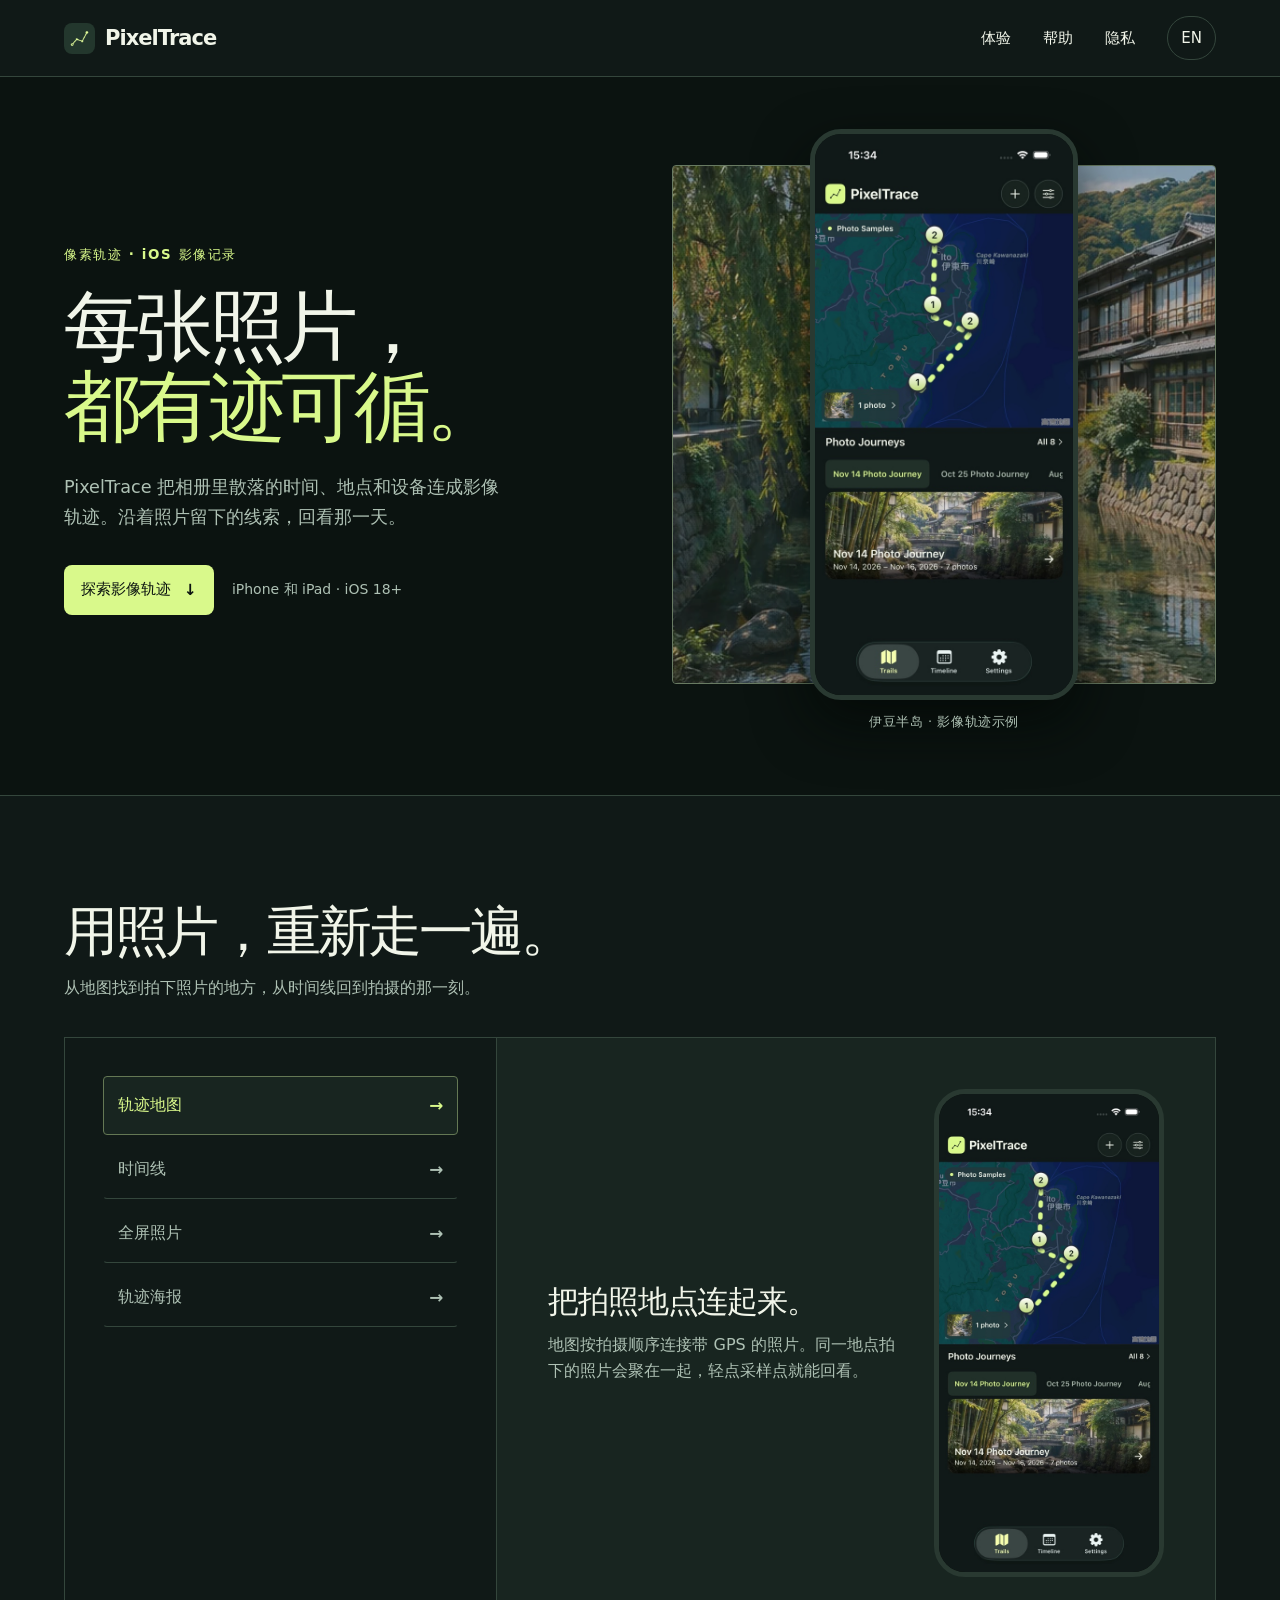
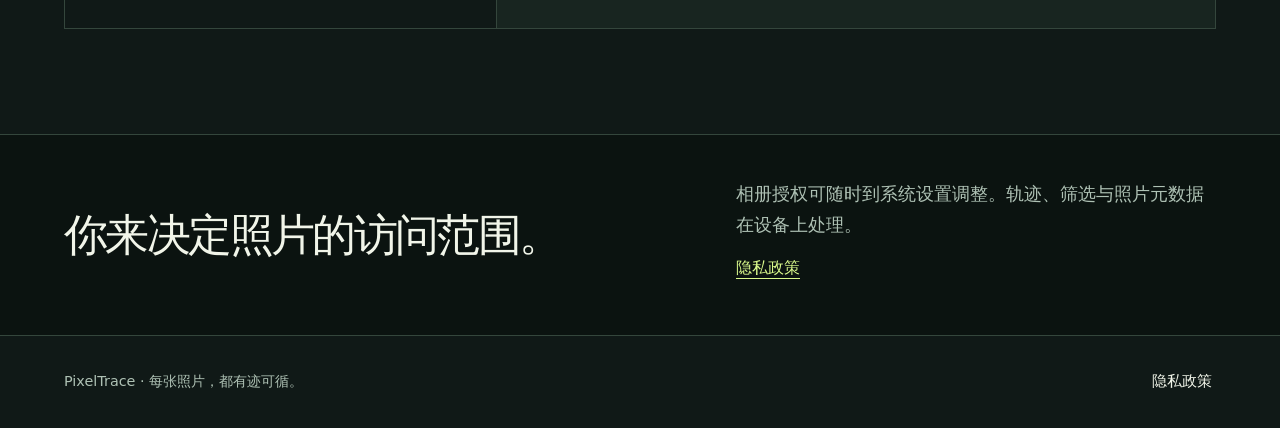
<file: index.html>
<!doctype html>
<html lang="zh-Hans">
<head>
  <meta charset="utf-8">
  <meta name="viewport" content="width=device-width, initial-scale=1">
  <meta name="theme-color" content="#101917">
  <meta name="description" content="PixelTrace 读取授权照片的拍摄时间、地点和设备信息，生成可浏览、筛选和分享的影像轨迹。">
  <meta property="og:type" content="website">
  <meta property="og:title" content="PixelTrace · 像素轨迹">
  <meta property="og:description" content="PixelTrace 读取授权照片的拍摄时间、地点和设备信息，生成可浏览、筛选和分享的影像轨迹。">
  <title>PixelTrace · 像素轨迹</title>
  <link rel="icon" href="assets/pixeltrace-mark.png" type="image/png">
  <link rel="alternate" href="en.html" hreflang="en">
  <link rel="stylesheet" href="styles.css">
  <script src="experience.js" defer></script>
</head>
<body>
  <a class="skip cta" href="#content">跳至正文</a>
  <header class="site-header">
    <div class="shell site-header__inner">
      <a class="brand" href="index.html"><img src="assets/pixeltrace-mark.png" width="31" height="31" alt="">PixelTrace</a>
      <nav class="site-nav" aria-label="主导航">
        <a href="#experience">体验</a>
        <a href="help.html">帮助</a>
        <a href="privacy.html">隐私</a>
        <a class="language" href="en.html" hreflang="en" lang="en">EN</a>
      </nav>
    </div>
  </header>
  <main id="content">
    <section class="hero">
      <div class="shell hero__inner">
        <div>
          <div class="eyebrow">像素轨迹 · iOS 影像记录</div>
          <h1><span>每张照片，</span><span>都有迹可循。</span></h1>
          <p class="hero__intro">PixelTrace 把相册里散落的时间、地点和设备连成影像轨迹。沿着照片留下的线索，回看那一天。</p>
          <div class="hero__actions">
            <a class="cta" href="#experience">探索影像轨迹 <span aria-hidden="true">↓</span></a>
            <span class="hero__compat">iPhone 和 iPad · iOS 18+</span>
          </div>
        </div>
        <figure class="hero__visual">
          <div class="hero__scene" aria-hidden="true"><img src="assets/izu-river.webp" width="500" height="500" alt=""></div>
          <div class="device hero__phone"><img src="assets/trails.jpg" width="552" height="1200" fetchpriority="high" alt="PixelTrace iPhone 界面，展示伊豆半岛的照片采样点和影像轨迹"></div>
          <figcaption>伊豆半岛 · 影像轨迹示例</figcaption>
        </figure>
      </div>
    </section>
    <section id="experience" class="experience">
      <div class="shell">
        <div class="experience__heading">
          <h2>用照片，重新走一遍。</h2>
          <p>从地图找到拍下照片的地方，从时间线回到拍摄的那一刻。</p>
        </div>
        <div class="experience__body">
          <div class="feature-tabs" role="tablist" aria-label="产品体验" data-feature-tabs hidden>
            <button id="tab-trails" type="button" role="tab" aria-controls="panel-trails"><span>轨迹地图</span><span aria-hidden="true">→</span></button>
            <button id="tab-timeline" type="button" role="tab" aria-controls="panel-timeline"><span>时间线</span><span aria-hidden="true">→</span></button>
            <button id="tab-photo" type="button" role="tab" aria-controls="panel-photo"><span>全屏照片</span><span aria-hidden="true">→</span></button>
            <button id="tab-poster" type="button" role="tab" aria-controls="panel-poster"><span>轨迹海报</span><span aria-hidden="true">→</span></button>
          </div>
          <div class="feature-panels">
            <section class="feature-panel" role="tabpanel" id="panel-trails" aria-labelledby="tab-trails" tabindex="0">
              <div><h3>把拍照地点连起来。</h3><p>地图按拍摄顺序连接带 GPS 的照片。同一地点拍下的照片会聚在一起，轻点采样点就能回看。</p></div>
              <div class="device"><img src="assets/trails.jpg" width="552" height="1200" loading="lazy" alt="轨迹地图和旅程卡片"></div>
            </section>
            <section class="feature-panel" role="tabpanel" id="panel-timeline" aria-labelledby="tab-timeline" tabindex="0">
              <div><h3>从任何一天找起。</h3><p>按日、月或旅程浏览照片，再用拍摄时间、设备、地点与 GPS 条件缩小范围。</p></div>
              <div class="device"><img src="assets/timeline.jpg" width="552" height="1200" loading="lazy" alt="按日期分组的照片时间线"></div>
            </section>
            <section class="feature-panel" role="tabpanel" id="panel-photo" aria-labelledby="tab-photo" tabindex="0">
              <div><h3>看见一张照片的细节。</h3><p>全屏翻阅与缩放照片。向上滑动查看拍摄时间、相机参数和地点小地图。</p></div>
              <div class="device"><img src="assets/photo.jpg" width="552" height="1200" loading="lazy" alt="全屏照片及拍摄设备和坐标信息"></div>
            </section>
            <section class="feature-panel" role="tabpanel" id="panel-poster" aria-labelledby="tab-poster" tabindex="0">
              <div><h3>把这段旅程带走。</h3><p>在三款海报中选择一种，把影像轨迹、照片数量和拍摄设备导出成 1080 × 1440 PNG。</p></div>
              <div class="device"><img src="assets/poster.jpg" width="552" height="1200" loading="lazy" alt="夜色坐标海报预览与 PNG 分享按钮"></div>
            </section>
          </div>
        </div>
      </div>
    </section>
    <section class="privacy-strip">
      <div class="shell privacy-strip__inner">
        <h2>你来决定照片的访问范围。</h2>
        <div><p>相册授权可随时到系统设置调整。轨迹、筛选与照片元数据在设备上处理。</p><a href="privacy.html">隐私政策</a></div>
      </div>
    </section>
  </main>
  <footer class="footer">
    <div class="shell footer__inner"><p>PixelTrace · 每张照片，都有迹可循。</p><a href="privacy.html">隐私政策</a></div>
  </footer>
</body>
</html>
</file>
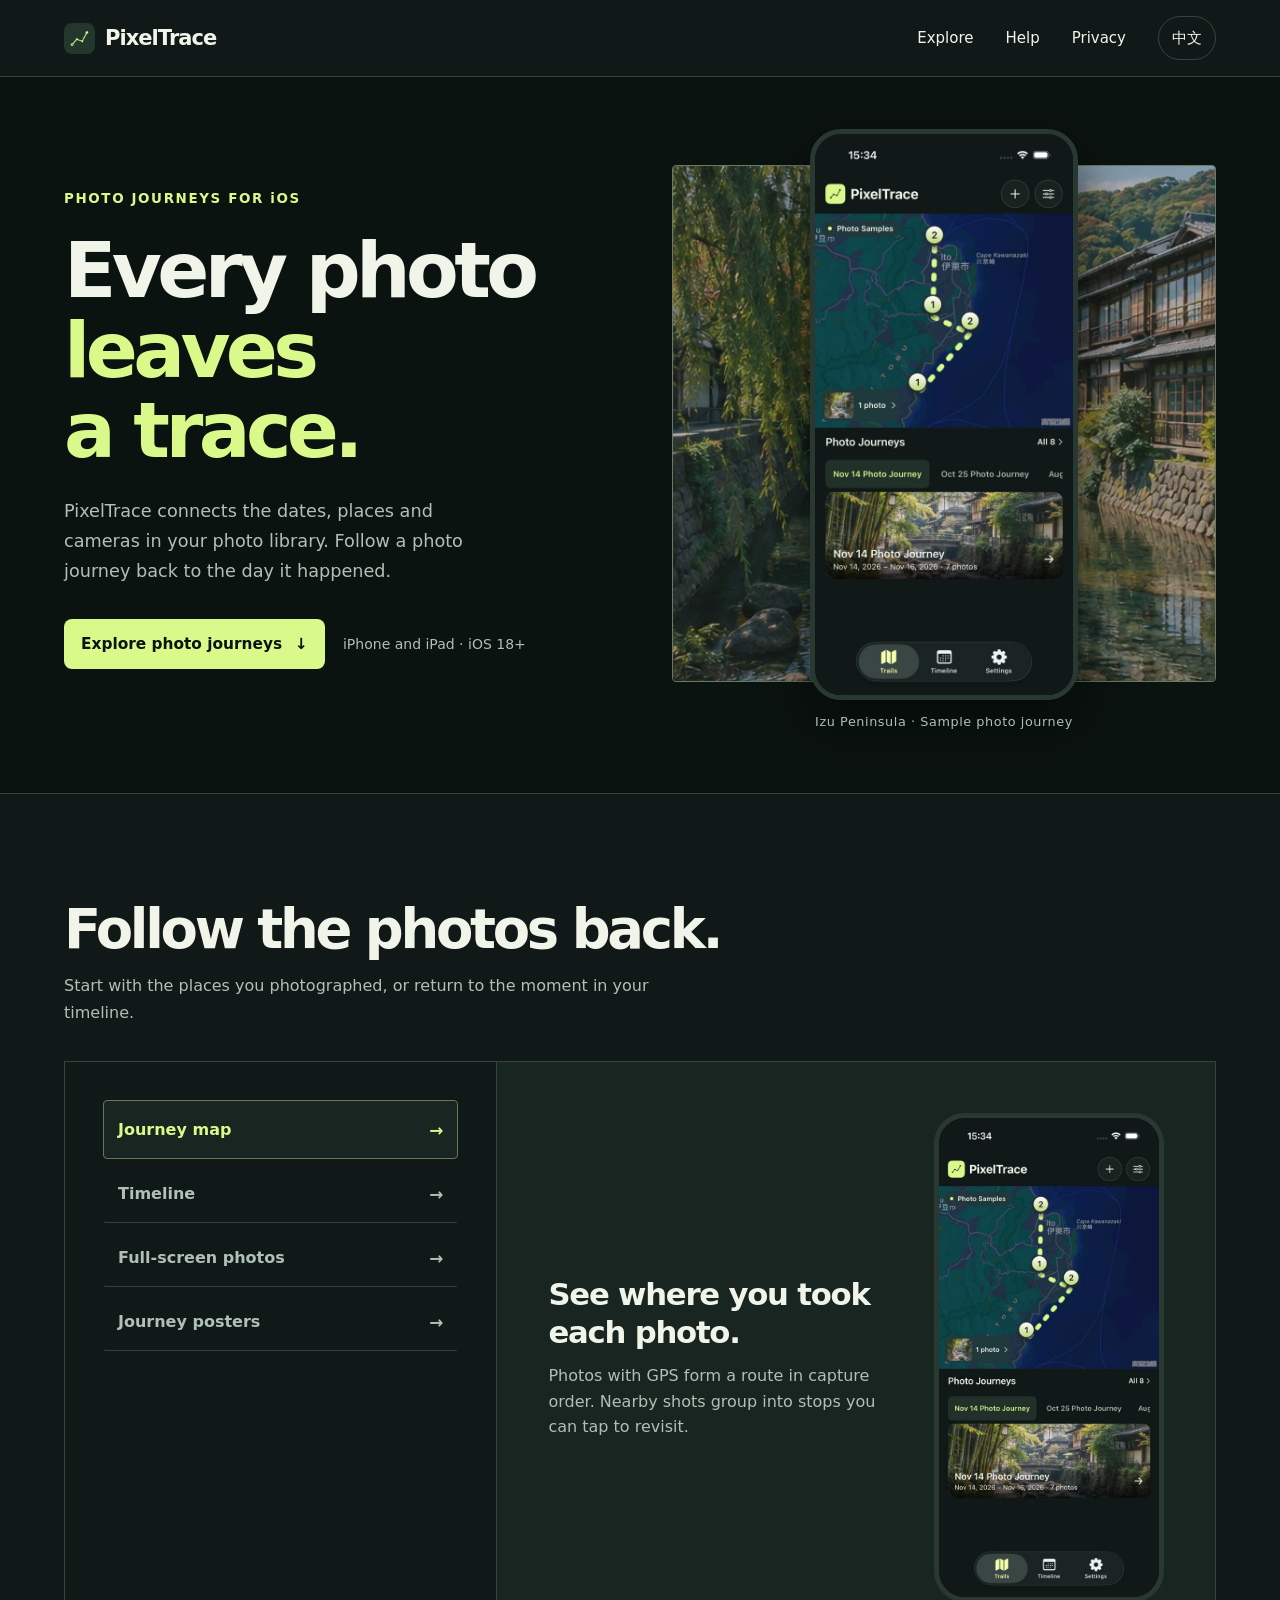
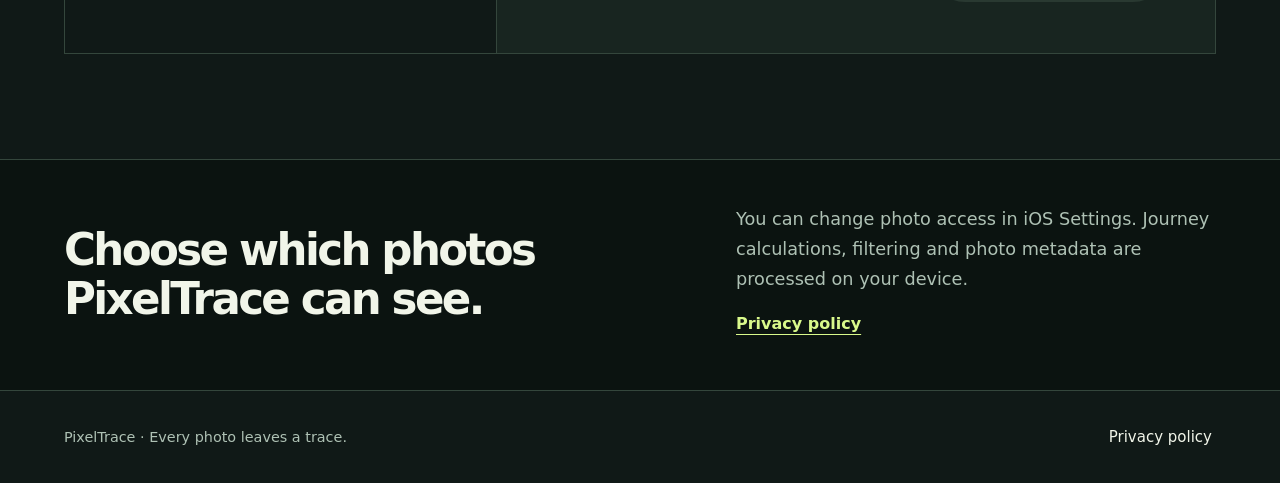
<file: en.html>
<!doctype html>
<html lang="en">
<head>
  <meta charset="utf-8">
  <meta name="viewport" content="width=device-width, initial-scale=1">
  <meta name="theme-color" content="#101917">
  <meta name="description" content="PixelTrace turns capture dates, locations and camera information from your authorized photos into journeys you can browse, filter and share.">
  <meta property="og:type" content="website">
  <meta property="og:title" content="PixelTrace · Photo journeys for iOS">
  <meta property="og:description" content="PixelTrace turns capture dates, locations and camera information from your authorized photos into journeys you can browse, filter and share.">
  <title>PixelTrace · Photo journeys for iOS</title>
  <link rel="icon" href="assets/pixeltrace-mark.png" type="image/png">
  <link rel="alternate" href="index.html" hreflang="zh-Hans">
  <link rel="stylesheet" href="styles.css">
  <script src="experience.js" defer></script>
</head>
<body>
  <a class="skip cta" href="#content">Skip to content</a>
  <header class="site-header">
    <div class="shell site-header__inner">
      <a class="brand" href="en.html"><img src="assets/pixeltrace-mark.png" width="31" height="31" alt="">PixelTrace</a>
      <nav class="site-nav" aria-label="Main navigation">
        <a href="#experience">Explore</a>
        <a href="help.html#en">Help</a>
        <a href="privacy.html#en">Privacy</a>
        <a class="language" href="index.html" hreflang="zh-Hans" lang="zh-Hans">中文</a>
      </nav>
    </div>
  </header>
  <main id="content">
    <section class="hero">
      <div class="shell hero__inner">
        <div>
          <div class="eyebrow">PHOTO JOURNEYS FOR iOS</div>
          <h1><span>Every photo</span><span>leaves a trace.</span></h1>
          <p class="hero__intro">PixelTrace connects the dates, places and cameras in your photo library. Follow a photo journey back to the day it happened.</p>
          <div class="hero__actions">
            <a class="cta" href="#experience">Explore photo journeys <span aria-hidden="true">↓</span></a>
            <span class="hero__compat">iPhone and iPad · iOS 18+</span>
          </div>
        </div>
        <figure class="hero__visual">
          <div class="hero__scene" aria-hidden="true"><img src="assets/izu-river.webp" width="500" height="500" alt=""></div>
          <div class="device hero__phone"><img src="assets/trails.jpg" width="552" height="1200" fetchpriority="high" alt="PixelTrace on iPhone, showing photo stops and a journey on the Izu Peninsula"></div>
          <figcaption>Izu Peninsula · Sample photo journey</figcaption>
        </figure>
      </div>
    </section>
    <section id="experience" class="experience">
      <div class="shell">
        <div class="experience__heading">
          <h2>Follow the photos back.</h2>
          <p>Start with the places you photographed, or return to the moment in your timeline.</p>
        </div>
        <div class="experience__body">
          <div class="feature-tabs" role="tablist" aria-label="Product features" data-feature-tabs hidden>
            <button id="tab-trails" type="button" role="tab" aria-controls="panel-trails"><span>Journey map</span><span aria-hidden="true">→</span></button>
            <button id="tab-timeline" type="button" role="tab" aria-controls="panel-timeline"><span>Timeline</span><span aria-hidden="true">→</span></button>
            <button id="tab-photo" type="button" role="tab" aria-controls="panel-photo"><span>Full-screen photos</span><span aria-hidden="true">→</span></button>
            <button id="tab-poster" type="button" role="tab" aria-controls="panel-poster"><span>Journey posters</span><span aria-hidden="true">→</span></button>
          </div>
          <div class="feature-panels">
            <section class="feature-panel" role="tabpanel" id="panel-trails" aria-labelledby="tab-trails" tabindex="0">
              <div><h3>See where you took each photo.</h3><p>Photos with GPS form a route in capture order. Nearby shots group into stops you can tap to revisit.</p></div>
              <div class="device"><img src="assets/trails.jpg" width="552" height="1200" loading="lazy" alt="Journey map with photo stops and a journey card"></div>
            </section>
            <section class="feature-panel" role="tabpanel" id="panel-timeline" aria-labelledby="tab-timeline" tabindex="0">
              <div><h3>Start with a day you remember.</h3><p>Browse by day, month or journey, then narrow the view by date, camera, area or GPS availability.</p></div>
              <div class="device"><img src="assets/timeline.jpg" width="552" height="1200" loading="lazy" alt="Photo timeline grouped by capture date"></div>
            </section>
            <section class="feature-panel" role="tabpanel" id="panel-photo" aria-labelledby="tab-photo" tabindex="0">
              <div><h3>Look closer at a photo.</h3><p>Swipe or zoom in full screen. Swipe up for the capture date, camera settings and a map of where you took it.</p></div>
              <div class="device"><img src="assets/photo.jpg" width="552" height="1200" loading="lazy" alt="Full-screen photograph with camera and GPS information"></div>
            </section>
            <section class="feature-panel" role="tabpanel" id="panel-poster" aria-labelledby="tab-poster" tabindex="0">
              <div><h3>Take the journey with you.</h3><p>Choose from three posters and export the route, photo count and camera information as a 1080 × 1440 PNG.</p></div>
              <div class="device"><img src="assets/poster.jpg" width="552" height="1200" loading="lazy" alt="Night Coordinates poster preview and PNG share button"></div>
            </section>
          </div>
        </div>
      </div>
    </section>
    <section class="privacy-strip">
      <div class="shell privacy-strip__inner">
        <h2>Choose which photos PixelTrace can see.</h2>
        <div><p>You can change photo access in iOS Settings. Journey calculations, filtering and photo metadata are processed on your device.</p><a href="privacy.html#en">Privacy policy</a></div>
      </div>
    </section>
  </main>
  <footer class="footer">
    <div class="shell footer__inner"><p>PixelTrace · Every photo leaves a trace.</p><a href="privacy.html#en">Privacy policy</a></div>
  </footer>
</body>
</html>
</file>
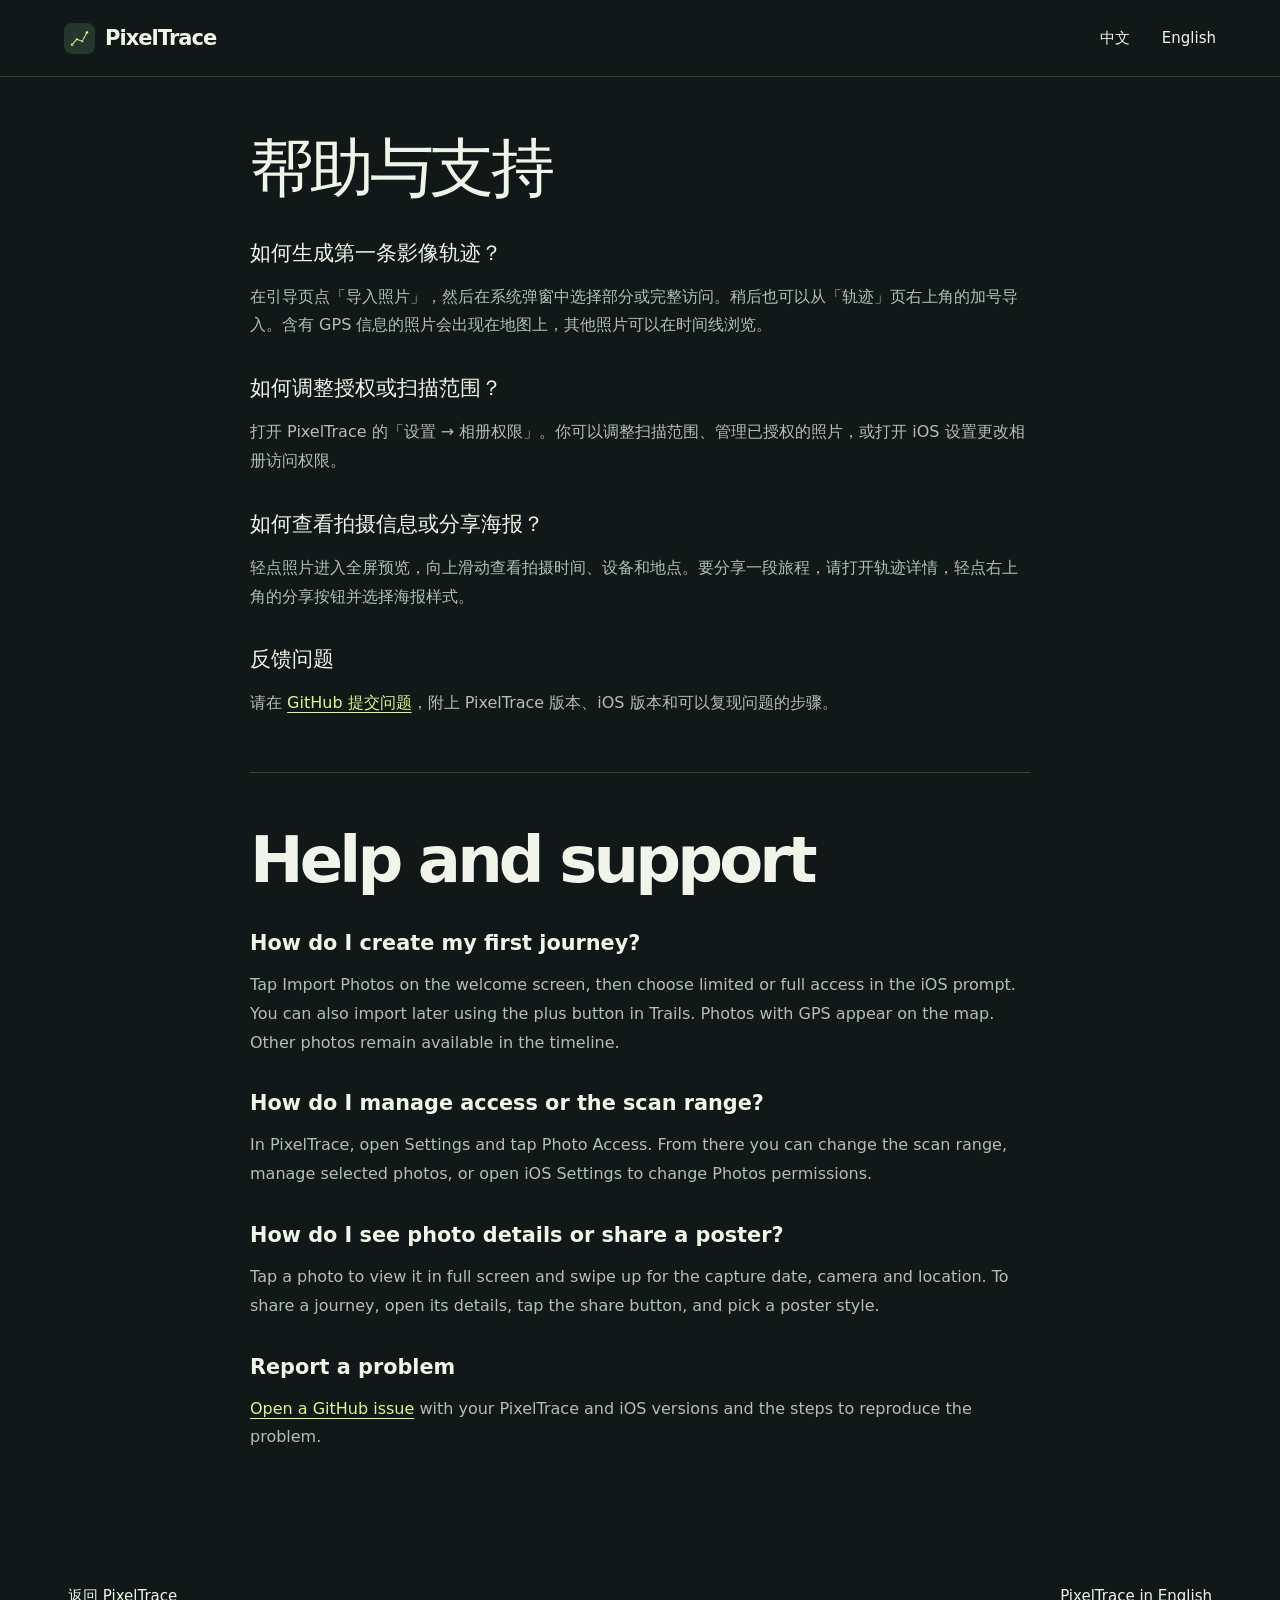
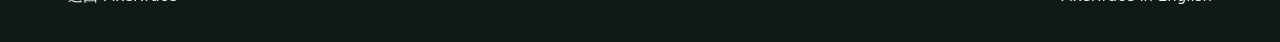
<file: help.html>
<!doctype html>
<html lang="zh-Hans">
<head>
  <meta charset="utf-8">
  <meta name="viewport" content="width=device-width, initial-scale=1">
  <meta name="theme-color" content="#101917">
  <meta name="description" content="了解如何管理相册权限、生成影像轨迹、分享海报和反馈 PixelTrace 问题。">
  <title>帮助与支持 · PixelTrace</title>
  <link rel="icon" href="assets/pixeltrace-mark.png" type="image/png">
  <link rel="stylesheet" href="styles.css">
</head>
<body>
  <a class="skip cta" href="#content">跳至正文</a>
  <header class="site-header">
    <div class="shell site-header__inner">
      <a class="brand" href="index.html"><img src="assets/pixeltrace-mark.png" width="31" height="31" alt="">PixelTrace</a>
      <nav class="site-nav" aria-label="帮助页语言">
        <a href="#zh" lang="zh-Hans">中文</a>
        <a href="#en" lang="en">English</a>
      </nav>
    </div>
  </header>
  <main id="content" class="shell policy">
    <article id="zh" lang="zh-Hans">
      <h1>帮助与支持</h1>
      <h2>如何生成第一条影像轨迹？</h2>
      <p>在引导页点「导入照片」，然后在系统弹窗中选择部分或完整访问。稍后也可以从「轨迹」页右上角的加号导入。含有 GPS 信息的照片会出现在地图上，其他照片可以在时间线浏览。</p>
      <h2>如何调整授权或扫描范围？</h2>
      <p>打开 PixelTrace 的「设置 → 相册权限」。你可以调整扫描范围、管理已授权的照片，或打开 iOS 设置更改相册访问权限。</p>
      <h2>如何查看拍摄信息或分享海报？</h2>
      <p>轻点照片进入全屏预览，向上滑动查看拍摄时间、设备和地点。要分享一段旅程，请打开轨迹详情，轻点右上角的分享按钮并选择海报样式。</p>
      <h2>反馈问题</h2>
      <p>请在 <a href="https://github.com/MicroSpotlight/PixelTrace-WebSite/issues/new">GitHub 提交问题</a>，附上 PixelTrace 版本、iOS 版本和可以复现问题的步骤。</p>
    </article>
    <article id="en" lang="en">
      <h1>Help and support</h1>
      <h2>How do I create my first journey?</h2>
      <p>Tap Import Photos on the welcome screen, then choose limited or full access in the iOS prompt. You can also import later using the plus button in Trails. Photos with GPS appear on the map. Other photos remain available in the timeline.</p>
      <h2>How do I manage access or the scan range?</h2>
      <p>In PixelTrace, open Settings and tap Photo Access. From there you can change the scan range, manage selected photos, or open iOS Settings to change Photos permissions.</p>
      <h2>How do I see photo details or share a poster?</h2>
      <p>Tap a photo to view it in full screen and swipe up for the capture date, camera and location. To share a journey, open its details, tap the share button, and pick a poster style.</p>
      <h2>Report a problem</h2>
      <p><a href="https://github.com/MicroSpotlight/PixelTrace-WebSite/issues/new">Open a GitHub issue</a> with your PixelTrace and iOS versions and the steps to reproduce the problem.</p>
    </article>
  </main>
  <footer class="footer"><div class="shell footer__inner"><a href="index.html">返回 PixelTrace</a><a lang="en" href="en.html">PixelTrace in English</a></div></footer>
</body>
</html>
</file>
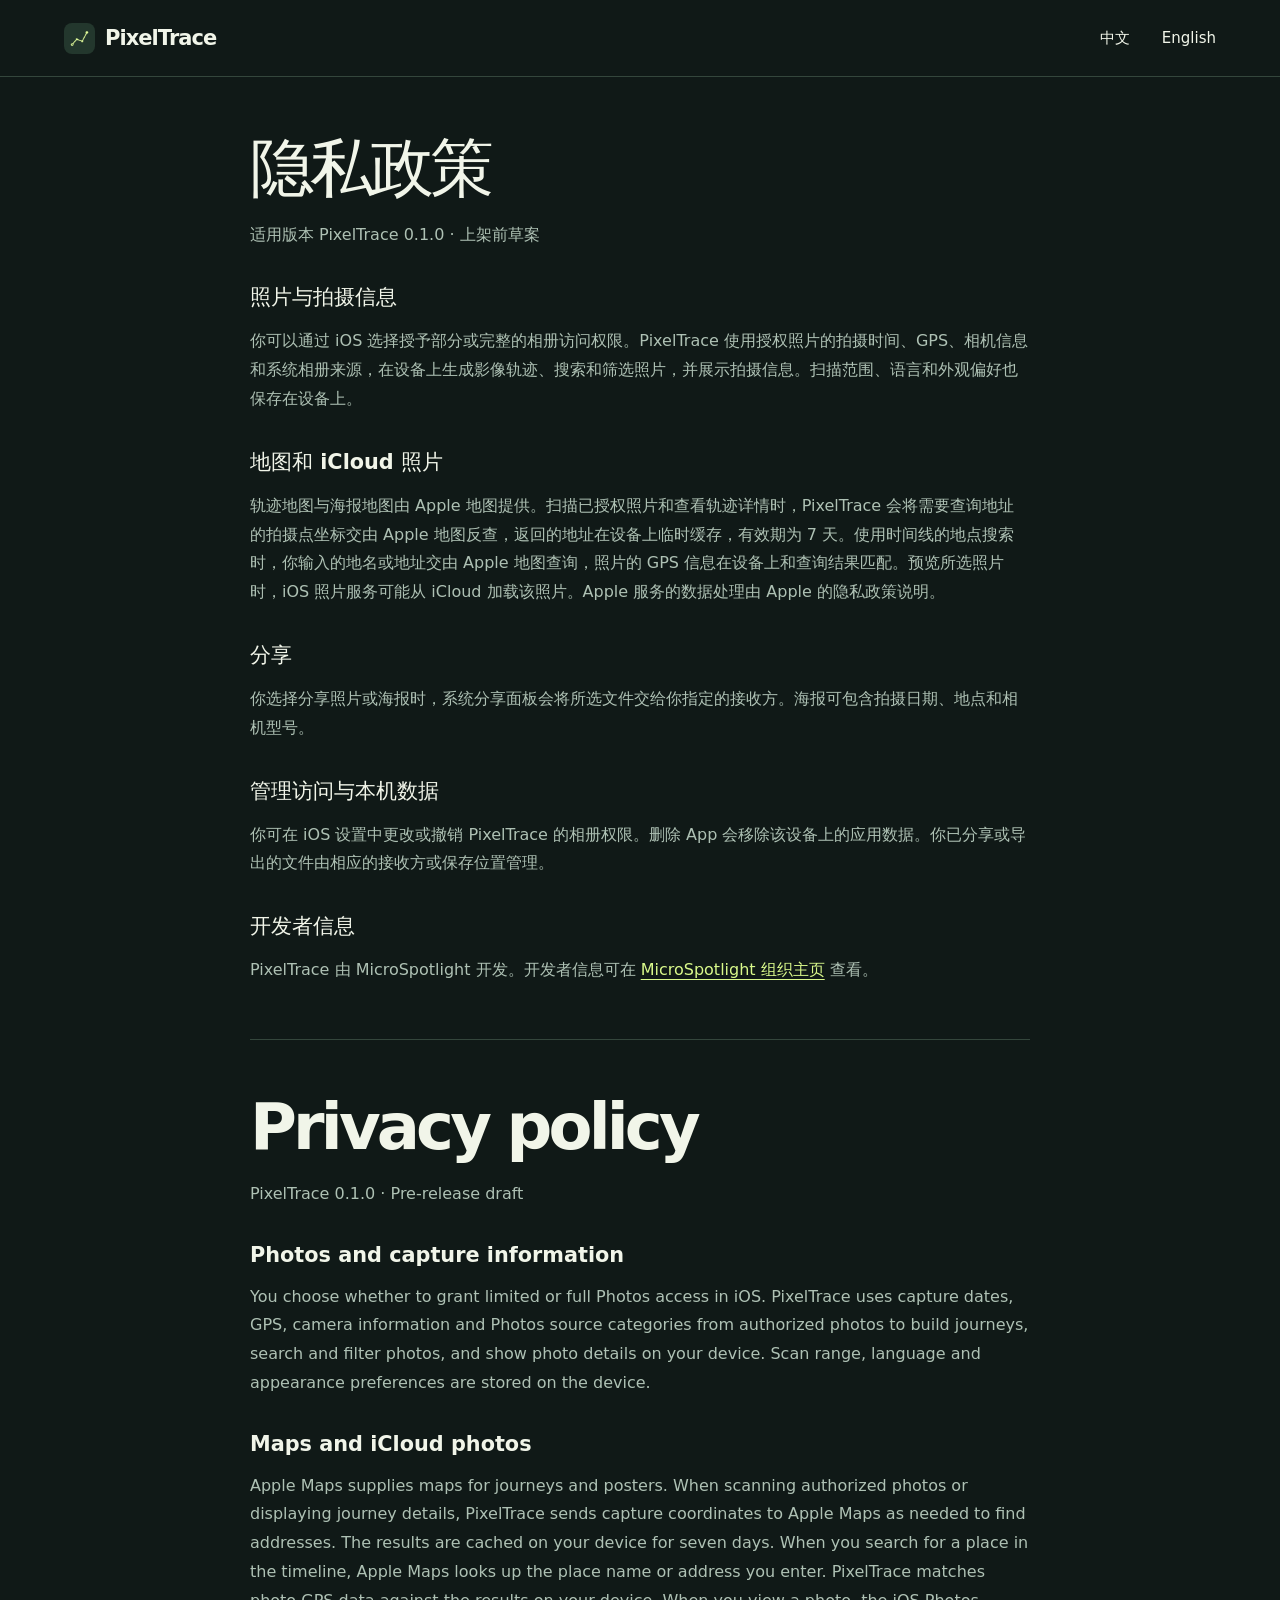
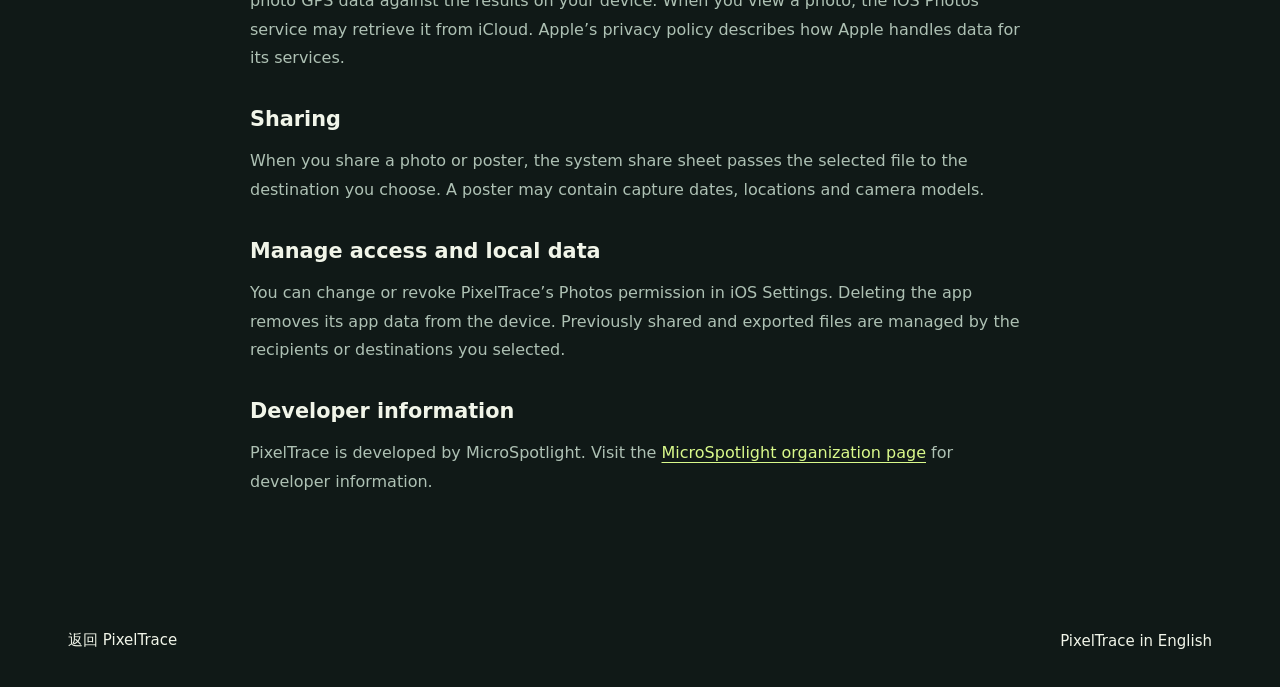
<file: privacy.html>
<!doctype html>
<html lang="zh-Hans">
<head>
  <meta charset="utf-8">
  <meta name="viewport" content="width=device-width, initial-scale=1">
  <meta name="theme-color" content="#101917">
  <meta name="description" content="了解 PixelTrace 如何处理相册授权、拍摄信息、地图和照片分享。">
  <title>隐私政策 · PixelTrace</title>
  <link rel="icon" href="assets/pixeltrace-mark.png" type="image/png">
  <link rel="stylesheet" href="styles.css">
</head>
<body>
  <a class="skip cta" href="#content">跳至正文</a>
  <header class="site-header">
    <div class="shell site-header__inner">
      <a class="brand" href="index.html"><img src="assets/pixeltrace-mark.png" width="31" height="31" alt="">PixelTrace</a>
      <nav class="site-nav" aria-label="隐私政策语言">
        <a href="#zh" lang="zh-Hans">中文</a>
        <a href="#en" lang="en">English</a>
      </nav>
    </div>
  </header>
  <main id="content" class="shell policy">
    <article id="zh" lang="zh-Hans">
      <h1>隐私政策</h1>
      <p>适用版本 PixelTrace 0.1.0 · 上架前草案</p>
      <h2>照片与拍摄信息</h2>
      <p>你可以通过 iOS 选择授予部分或完整的相册访问权限。PixelTrace 使用授权照片的拍摄时间、GPS、相机信息和系统相册来源，在设备上生成影像轨迹、搜索和筛选照片，并展示拍摄信息。扫描范围、语言和外观偏好也保存在设备上。</p>
      <h2>地图和 iCloud 照片</h2>
      <p>轨迹地图与海报地图由 Apple 地图提供。扫描已授权照片和查看轨迹详情时，PixelTrace 会将需要查询地址的拍摄点坐标交由 Apple 地图反查，返回的地址在设备上临时缓存，有效期为 7 天。使用时间线的地点搜索时，你输入的地名或地址交由 Apple 地图查询，照片的 GPS 信息在设备上和查询结果匹配。预览所选照片时，iOS 照片服务可能从 iCloud 加载该照片。Apple 服务的数据处理由 Apple 的隐私政策说明。</p>
      <h2>分享</h2>
      <p>你选择分享照片或海报时，系统分享面板会将所选文件交给你指定的接收方。海报可包含拍摄日期、地点和相机型号。</p>
      <h2>管理访问与本机数据</h2>
      <p>你可在 iOS 设置中更改或撤销 PixelTrace 的相册权限。删除 App 会移除该设备上的应用数据。你已分享或导出的文件由相应的接收方或保存位置管理。</p>
      <h2>开发者信息</h2>
      <p>PixelTrace 由 MicroSpotlight 开发。开发者信息可在 <a href="https://github.com/MicroSpotlight">MicroSpotlight 组织主页</a> 查看。</p>
    </article>
    <article id="en" lang="en">
      <h1>Privacy policy</h1>
      <p>PixelTrace 0.1.0 · Pre-release draft</p>
      <h2>Photos and capture information</h2>
      <p>You choose whether to grant limited or full Photos access in iOS. PixelTrace uses capture dates, GPS, camera information and Photos source categories from authorized photos to build journeys, search and filter photos, and show photo details on your device. Scan range, language and appearance preferences are stored on the device.</p>
      <h2>Maps and iCloud photos</h2>
      <p>Apple Maps supplies maps for journeys and posters. When scanning authorized photos or displaying journey details, PixelTrace sends capture coordinates to Apple Maps as needed to find addresses. The results are cached on your device for seven days. When you search for a place in the timeline, Apple Maps looks up the place name or address you enter. PixelTrace matches photo GPS data against the results on your device. When you view a photo, the iOS Photos service may retrieve it from iCloud. Apple’s privacy policy describes how Apple handles data for its services.</p>
      <h2>Sharing</h2>
      <p>When you share a photo or poster, the system share sheet passes the selected file to the destination you choose. A poster may contain capture dates, locations and camera models.</p>
      <h2>Manage access and local data</h2>
      <p>You can change or revoke PixelTrace’s Photos permission in iOS Settings. Deleting the app removes its app data from the device. Previously shared and exported files are managed by the recipients or destinations you selected.</p>
      <h2>Developer information</h2>
      <p>PixelTrace is developed by MicroSpotlight. Visit the <a href="https://github.com/MicroSpotlight">MicroSpotlight organization page</a> for developer information.</p>
    </article>
  </main>
  <footer class="footer"><div class="shell footer__inner"><a href="index.html">返回 PixelTrace</a><a lang="en" href="en.html">PixelTrace in English</a></div></footer>
</body>
</html>
</file>
<file: styles.css>
/* Type uses 15, 18, 24, 52 and 96px roles. Layout alternates midnight green
   with inset forest surfaces. Lime highlights actions and photo sample points. */
:root {
  color-scheme: dark;
  --page: #101917;
  --deep: #0b1310;
  --surface: #182520;
  --line: #34463c;
  --ink: #f1f5e9;
  --muted: #aec1b4;
  --accent: #d9f98b;
  --gutter: clamp(20px, 5vw, 80px);
  --font: "Avenir Next", "PingFang SC", "Hiragino Sans GB", system-ui, sans-serif;
  font-family: var(--font);
  font-size: 16px;
  font-synthesis: none;
}
* { box-sizing: border-box; }
html { scroll-behavior: smooth; scroll-padding-top: 24px; }
body { margin: 0; background: var(--page); color: var(--ink); -webkit-font-smoothing: antialiased; }
img { display: block; width: 100%; height: auto; }
a { color: inherit; }
button { font: inherit; }
:focus-visible { outline: 2px solid var(--accent); outline-offset: 5px; }
[hidden] { display: none !important; }
.shell { width: min(100% - 2 * var(--gutter), 1256px); margin-inline: auto; }
.skip { position: fixed; inset-block-start: 8px; inset-inline-start: 8px; z-index: 3; transform: translateY(-150%); }
.skip:focus { transform: translateY(0); }
.site-header { border-bottom: 1px solid var(--line); }
.site-header__inner { display: flex; justify-content: space-between; align-items: center; min-height: 76px; gap: 14px; }
.brand { display: inline-flex; align-items: center; gap: 10px; text-decoration: none; font-size: 21px; font-weight: 750; letter-spacing: -.045em; white-space: nowrap; }
.brand img { inline-size: 31px; block-size: 31px; border-radius: 8px; }
.site-nav { display: flex; align-items: center; gap: clamp(12px, 2.5vw, 34px); }
.site-nav a, .footer a { display: inline-flex; align-items: center; min-height: 44px; font-size: 15px; text-decoration: none; }
.site-nav a:hover, .footer a:hover { color: var(--accent); }
.site-nav .language { border: 1px solid var(--line); border-radius: 99px; padding-inline: 13px; }
.hero { background: var(--deep); overflow: hidden; border-bottom: 1px solid var(--line); }
.hero__inner {
  display: grid;
  grid-template-columns: minmax(0, 1fr) minmax(0, 1fr);
  align-items: center;
  gap: clamp(30px, 5vw, 88px);
  min-height: 700px;
  padding-block: 52px 64px;
}
.eyebrow { color: var(--accent); font-size: .84rem; font-weight: 680; letter-spacing: .12em; line-height: 1.5; }
.hero h1, .experience h2, .privacy-strip h2, .policy h1 { margin: 0; text-wrap: balance; letter-spacing: -.06em; }
.hero h1 { margin-block: 22px 25px; font-size: clamp(3rem, 6vw, 6.35rem); font-weight: 790; line-height: 1.04; }
.hero h1 span { display: block; }
.hero h1 span:last-child { color: var(--accent); }
.hero__intro, .privacy-strip p { margin: 0; color: var(--muted); font-size: clamp(1rem, 1.38vw, 1.2rem); line-height: 1.72; }
.hero__intro { max-width: 39ch; }
.hero__actions { display: flex; align-items: center; flex-wrap: wrap; gap: 18px; margin-top: 32px; }
.cta { min-height: 50px; display: inline-flex; align-items: center; gap: 13px; justify-content: center; padding: 10px 17px; border-radius: 8px; font-size: .96rem; font-weight: 750; text-decoration: none; background: var(--accent); color: var(--deep); }
.cta:hover { background: #e6ffb0; }
.hero__compat { color: var(--muted); font-size: .875rem; }
.hero__visual { position: relative; display: grid; grid-template: 1fr auto / 1fr; align-items: center; margin: 0; min-width: 0; isolation: isolate; }
.hero__scene { position: absolute; inset: 36px 0 47px; z-index: -1; overflow: hidden; border: 1px solid #687a62; border-radius: 4px; background: var(--surface); }
.hero__scene img { width: 100%; height: 100%; object-fit: cover; object-position: 50% 56%; opacity: .76; }
.hero__phone { margin: 0 auto; width: min(61%, 268px); box-shadow: 0 23px 55px #030805bb; }
.device { border: 5px solid #293931; border-radius: 31px; overflow: hidden; background: #0b130f; }
.device img { border-radius: 25px; }
.hero__visual figcaption { margin-top: 14px; color: var(--muted); text-align: center; font-size: .8rem; letter-spacing: .045em; }
.experience { padding-block: clamp(66px, 8.2vw, 126px); }
.experience__heading { max-width: 680px; margin-bottom: 35px; }
.experience h2, .privacy-strip h2 { font-size: clamp(2rem, 4.25vw, 4rem); line-height: 1.13; font-weight: 740; }
.experience__heading p { color: var(--muted); max-width: 60ch; line-height: 1.65; margin: 13px 0 0; }
.experience__body { display: grid; grid-template-columns: minmax(275px, .75fr) minmax(0, 1.25fr); border: 1px solid var(--line); }
.feature-tabs { padding: clamp(16px, 3vw, 38px); display: flex; flex-direction: column; gap: 5px; align-self: start; }
.feature-tabs button { min-height: 59px; display: flex; align-items: center; justify-content: space-between; gap: 12px; width: 100%; padding: 10px 14px; text-align: left; border: 1px solid transparent; border-bottom-color: var(--line); border-radius: 4px; background: transparent; color: var(--muted); cursor: pointer; font-size: 1rem; font-weight: 650; }
.feature-tabs button:hover { color: var(--ink); }
.feature-tabs button[aria-selected="true"] { background: var(--surface); border-color: #647854; color: var(--accent); }
.feature-tabs span:last-child { font-size: 1.05rem; }
.feature-panels { min-width: 0; background: var(--surface); border-inline-start: 1px solid var(--line); }
.feature-panel { display: grid; grid-template-columns: minmax(0, 1fr) minmax(150px, 230px); align-items: center; gap: clamp(14px, 2.6vw, 40px); padding: clamp(20px, 4vw, 52px); min-height: 585px; }
.feature-panel + .feature-panel { border-top: 1px solid var(--line); }
.feature-panel h3 { margin: 0; font-size: clamp(1.3rem, 2.4vw, 2rem); line-height: 1.24; letter-spacing: -.04em; }
.feature-panel p { margin: 12px 0 0; color: var(--muted); line-height: 1.6; }
.feature-panel .device { align-self: center; width: 100%; margin: 0 auto; }
.privacy-strip { padding-block: 44px; background: var(--deep); border-block: 1px solid var(--line); }
.privacy-strip__inner { display: grid; grid-template-columns: minmax(0, 1fr) minmax(0, .75fr); align-items: center; gap: 32px; }
.privacy-strip h2 { font-size: clamp(1.9rem, 3.4vw, 3.35rem); }
.privacy-strip a { display: inline-flex; align-items: center; min-height: 44px; color: var(--accent); font-weight: 650; text-underline-offset: 5px; margin-top: 7px; }
.footer { padding-block: 24px; }
.footer__inner { display: flex; align-items: center; gap: 14px 25px; flex-wrap: wrap; justify-content: space-between; }
.footer p { margin: 0; color: var(--muted); font-size: .9rem; }
.footer a { padding-inline: 4px; }
.policy { padding-block: 56px 82px; max-width: min(100% - 2 * var(--gutter), 780px); }
.policy h1 { font-size: clamp(2.25rem, 5vw, 4.5rem); line-height: 1.12; }
.policy h2 { margin-block: 34px 8px; font-size: 1.3rem; }
.policy p { color: var(--muted); line-height: 1.8; }
.policy a { color: var(--accent); text-underline-offset: 4px; }
.policy [lang] + [lang] { border-top: 1px solid var(--line); margin-top: 54px; padding-top: 52px; }
@media (max-width: 960px) {
  .hero__inner { min-height: auto; padding-block: 52px; gap: 30px; }
  .hero__phone { width: min(70%, 250px); }
  .feature-panel { grid-template-columns: 1fr minmax(120px, 190px); min-height: 490px; }
}
@media (max-width: 720px) {
  .hero__inner, .privacy-strip__inner { grid-template-columns: 1fr; }
  .hero__inner { padding-block: 40px 28px; gap: 38px; }
  .hero h1 { font-size: clamp(3rem, 10.8vw, 4.8rem); margin-block: 18px 20px; }
  .hero__phone { width: min(62%, 244px); }
  .hero__scene { inset: 24px 0 44px; }
  .hero__actions { margin-top: 23px; }
  .experience__body { grid-template-columns: 1fr; }
  .feature-tabs { display: grid; grid-template-columns: repeat(2, minmax(0, 1fr)); gap: 7px; }
  .feature-tabs button { min-height: 46px; border-color: var(--line); font-size: .9rem; }
  .feature-panels { border-inline-start: 0; border-top: 1px solid var(--line); }
  .feature-panel { grid-template-columns: 1fr; min-height: auto; gap: 24px; }
  .feature-panel .device { width: min(74%, 226px); }
  .privacy-strip__inner { gap: 16px; }
}
@media (max-width: 405px) {
  .site-header__inner { min-height: 66px; }
  .brand { font-size: 19px; gap: 7px; }
  .brand img { inline-size: 29px; block-size: 29px; }
  .site-nav { gap: 9px; }
  .site-nav a { font-size: .79rem; }
  .site-nav .language { padding-inline: 9px; }
  .site-nav a[href="#experience"] { display: none; }
}
@media (prefers-reduced-motion: reduce) {
  html { scroll-behavior: auto; }
}
.feature-tabs[hidden] + .feature-panels { grid-column: 1 / -1; border-inline-start: 0; }
</file>
